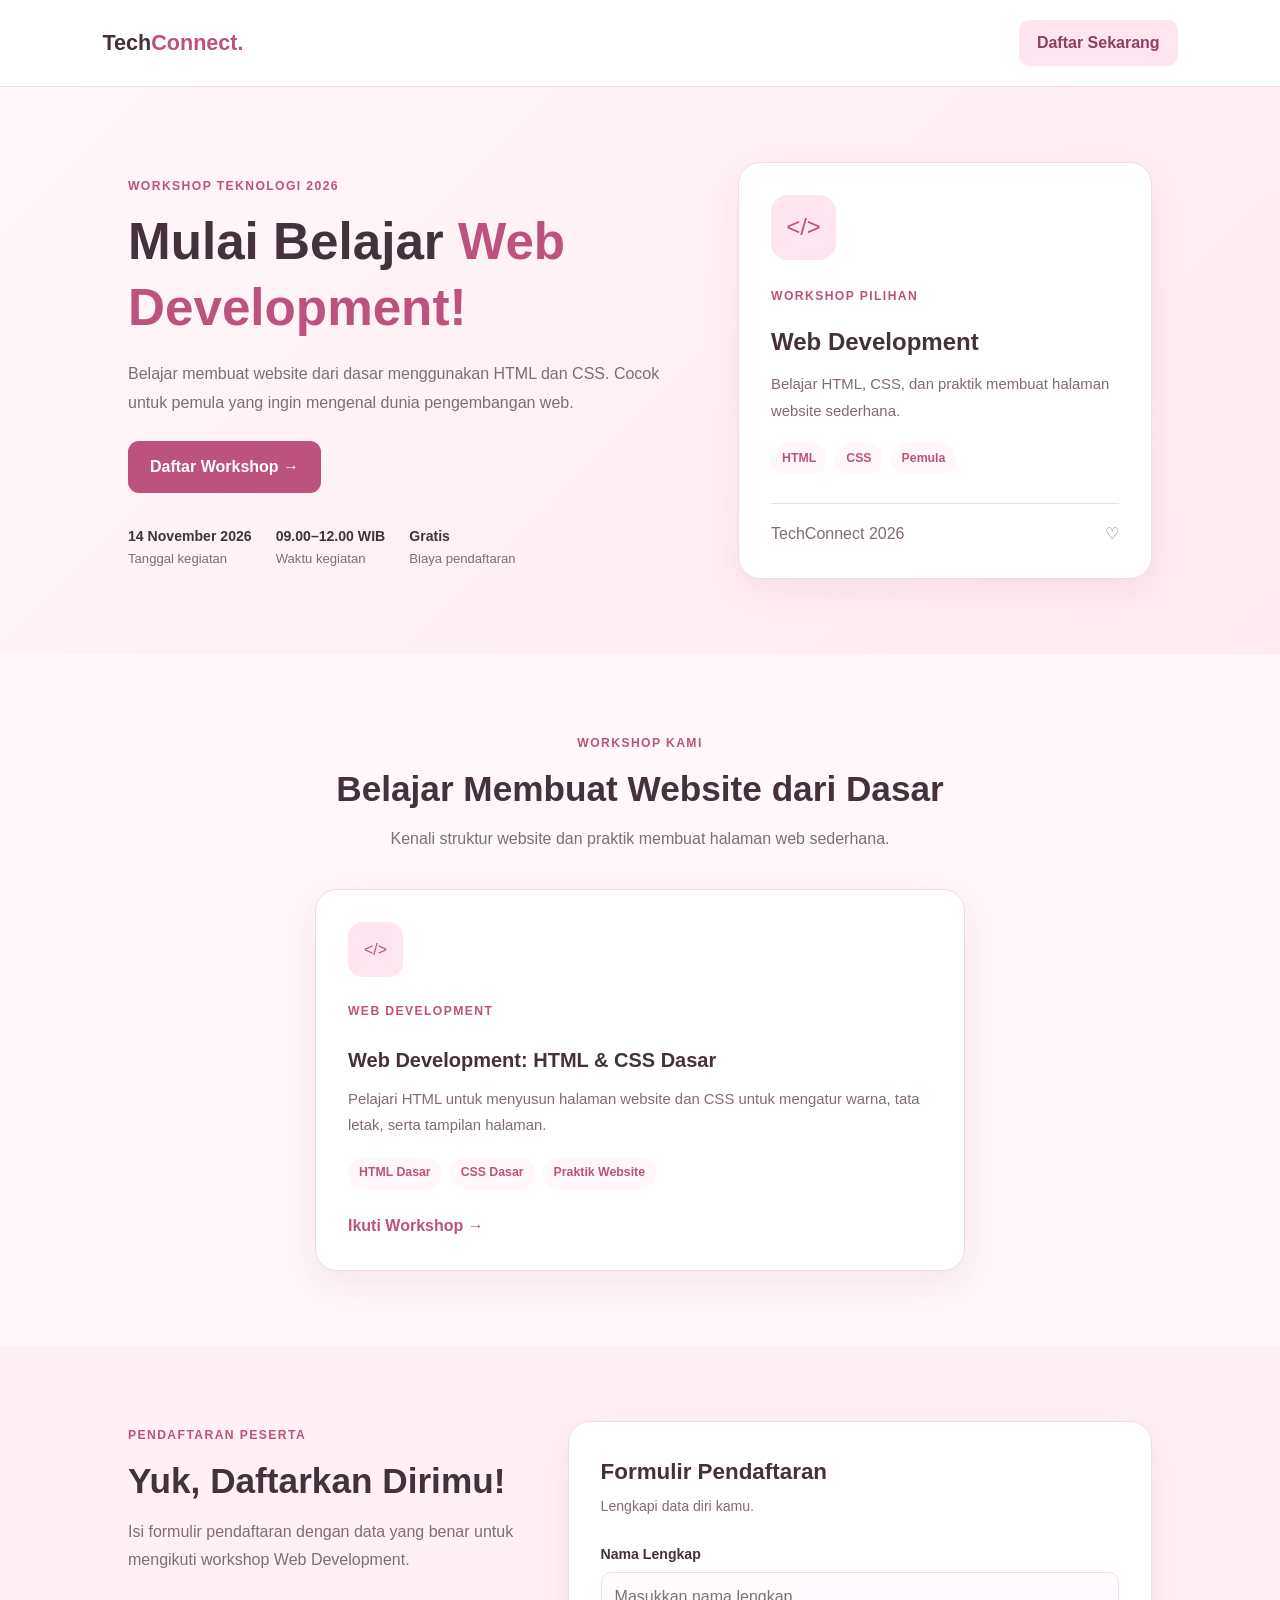
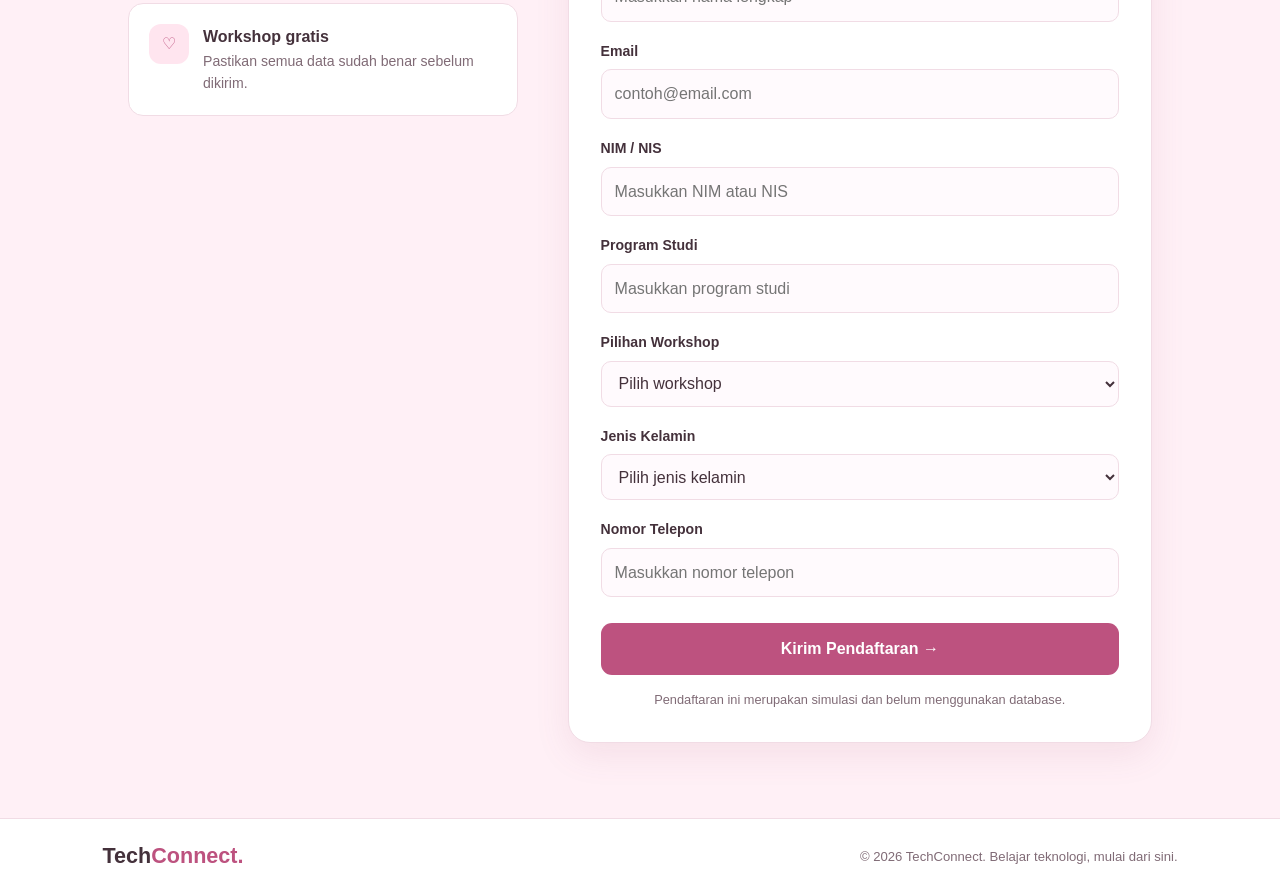
<file: index.html>
<!DOCTYPE html>
<html lang="id">
<head>
    <meta charset="UTF-8">
    <meta name="viewport" content="width=device-width, initial-scale=1.0">
    <title>TechConnect 2026 | Workshop Teknologi</title>
    <link rel="stylesheet" href="style.css">
</head>
<body>
    <header class="navbar">
        <a href="index.html" class="logo">Tech<span>Connect.</span></a>
        <a href="#daftar" class="nav-button">Daftar Sekarang</a>
    </header>

    <main>
        <section class="hero">
            <div class="hero-content">
                <span class="eyebrow">WORKSHOP TEKNOLOGI 2026</span>
                <h1>Mulai Belajar <span>Web Development!</span></h1>
                <p>
                    Belajar membuat website dari dasar menggunakan HTML dan CSS.
                    Cocok untuk pemula yang ingin mengenal dunia pengembangan web.
                </p>
                <a href="#daftar" class="primary-button">Daftar Workshop →</a>

                <div class="hero-info">
                    <div>
                        <strong>14 November 2026</strong>
                        <span>Tanggal kegiatan</span>
                    </div>
                    <div>
                        <strong>09.00–12.00 WIB</strong>
                        <span>Waktu kegiatan</span>
                    </div>
                    <div>
                        <strong>Gratis</strong>
                        <span>Biaya pendaftaran</span>
                    </div>
                </div>
            </div>

            <div class="hero-card">
                <div class="code-icon">&lt;/&gt;</div>
                <span class="eyebrow">WORKSHOP PILIHAN</span>
                <h2>Web Development</h2>
                <p>Belajar HTML, CSS, dan praktik membuat halaman website sederhana.</p>
                <div class="tags">
                    <span>HTML</span>
                    <span>CSS</span>
                    <span>Pemula</span>
                </div>
                <div class="card-footer">TechConnect 2026 <span>♡</span></div>
            </div>
        </section>

        <section class="workshop-section">
            <div class="section-heading">
                <span class="eyebrow">WORKSHOP KAMI</span>
                <h2>Belajar Membuat Website dari Dasar</h2>
                <p>Kenali struktur website dan praktik membuat halaman web sederhana.</p>
            </div>

            <article class="workshop-card">
                <div class="workshop-icon">&lt;/&gt;</div>
                <span class="eyebrow">WEB DEVELOPMENT</span>
                <h3>Web Development: HTML & CSS Dasar</h3>
                <p>
                    Pelajari HTML untuk menyusun halaman website dan CSS untuk
                    mengatur warna, tata letak, serta tampilan halaman.
                </p>
                <div class="tags">
                    <span>HTML Dasar</span>
                    <span>CSS Dasar</span>
                    <span>Praktik Website</span>
                </div>
                <a href="#daftar" class="text-link">Ikuti Workshop →</a>
            </article>
        </section>

        <section class="registration-section" id="daftar">
            <div class="registration-info">
                <span class="eyebrow">PENDAFTARAN PESERTA</span>
                <h2>Yuk, Daftarkan Dirimu!</h2>
                <p>
                    Isi formulir pendaftaran dengan data yang benar untuk
                    mengikuti workshop Web Development.
                </p>

                <div class="note">
                    <span class="note-icon">♡</span>
                    <div>
                        <strong>Workshop gratis</strong>
                        <p>Pastikan semua data sudah benar sebelum dikirim.</p>
                    </div>
                </div>
            </div>

            <form class="registration-form" action="detail.html" method="GET">
                <h3>Formulir Pendaftaran</h3>
                <p class="form-description">Lengkapi data diri kamu.</p>

                <div class="form-group">
                    <label for="nama">Nama Lengkap</label>
                    <input type="text" id="nama" name="nama"
                           placeholder="Masukkan nama lengkap" required>
                </div>

                <div class="form-group">
                    <label for="email">Email</label>
                    <input type="email" id="email" name="email"
                           placeholder="contoh@email.com" required>
                </div>

                <div class="form-group">
                    <label for="nim">NIM / NIS</label>
                    <input type="text" id="nim" name="nim"
                           placeholder="Masukkan NIM atau NIS" required>
                </div>

                <div class="form-group">
                    <label for="prodi">Program Studi</label>
                    <input type="text" id="prodi" name="prodi"
                           placeholder="Masukkan program studi" required>
                </div>

                <div class="form-group">
                    <label for="program">Pilihan Workshop</label>
                    <select id="program" name="program" required>
                        <option value="">Pilih workshop</option>
                        <option value="Web Development — HTML & CSS Dasar">
                            Web Development — HTML & CSS Dasar
                        </option>
                    </select>
                </div>

                <div class="form-group">
                    <label for="gender">Jenis Kelamin</label>
                    <select id="gender" name="gender" required>
                        <option value="">Pilih jenis kelamin</option>
                        <option value="Laki-laki">Laki-laki</option>
                        <option value="Perempuan">Perempuan</option>
                    </select>
                </div>

                <div class="form-group">
                    <label for="telepon">Nomor Telepon</label>
                    <input type="tel" id="telepon" name="telepon"
                           placeholder="Masukkan nomor telepon" required>
                </div>

                <button type="submit" class="submit-button">
                    Kirim Pendaftaran →
                </button>
                <p class="form-footer">
                    Pendaftaran ini merupakan simulasi dan belum menggunakan database.
                </p>
            </form>
        </section>
    </main>

    <footer class="footer">
        <a href="index.html" class="logo">Tech<span>Connect.</span></a>
        <p>© 2026 TechConnect. Belajar teknologi, mulai dari sini.</p>
    </footer>
</body>
</html>
</file>
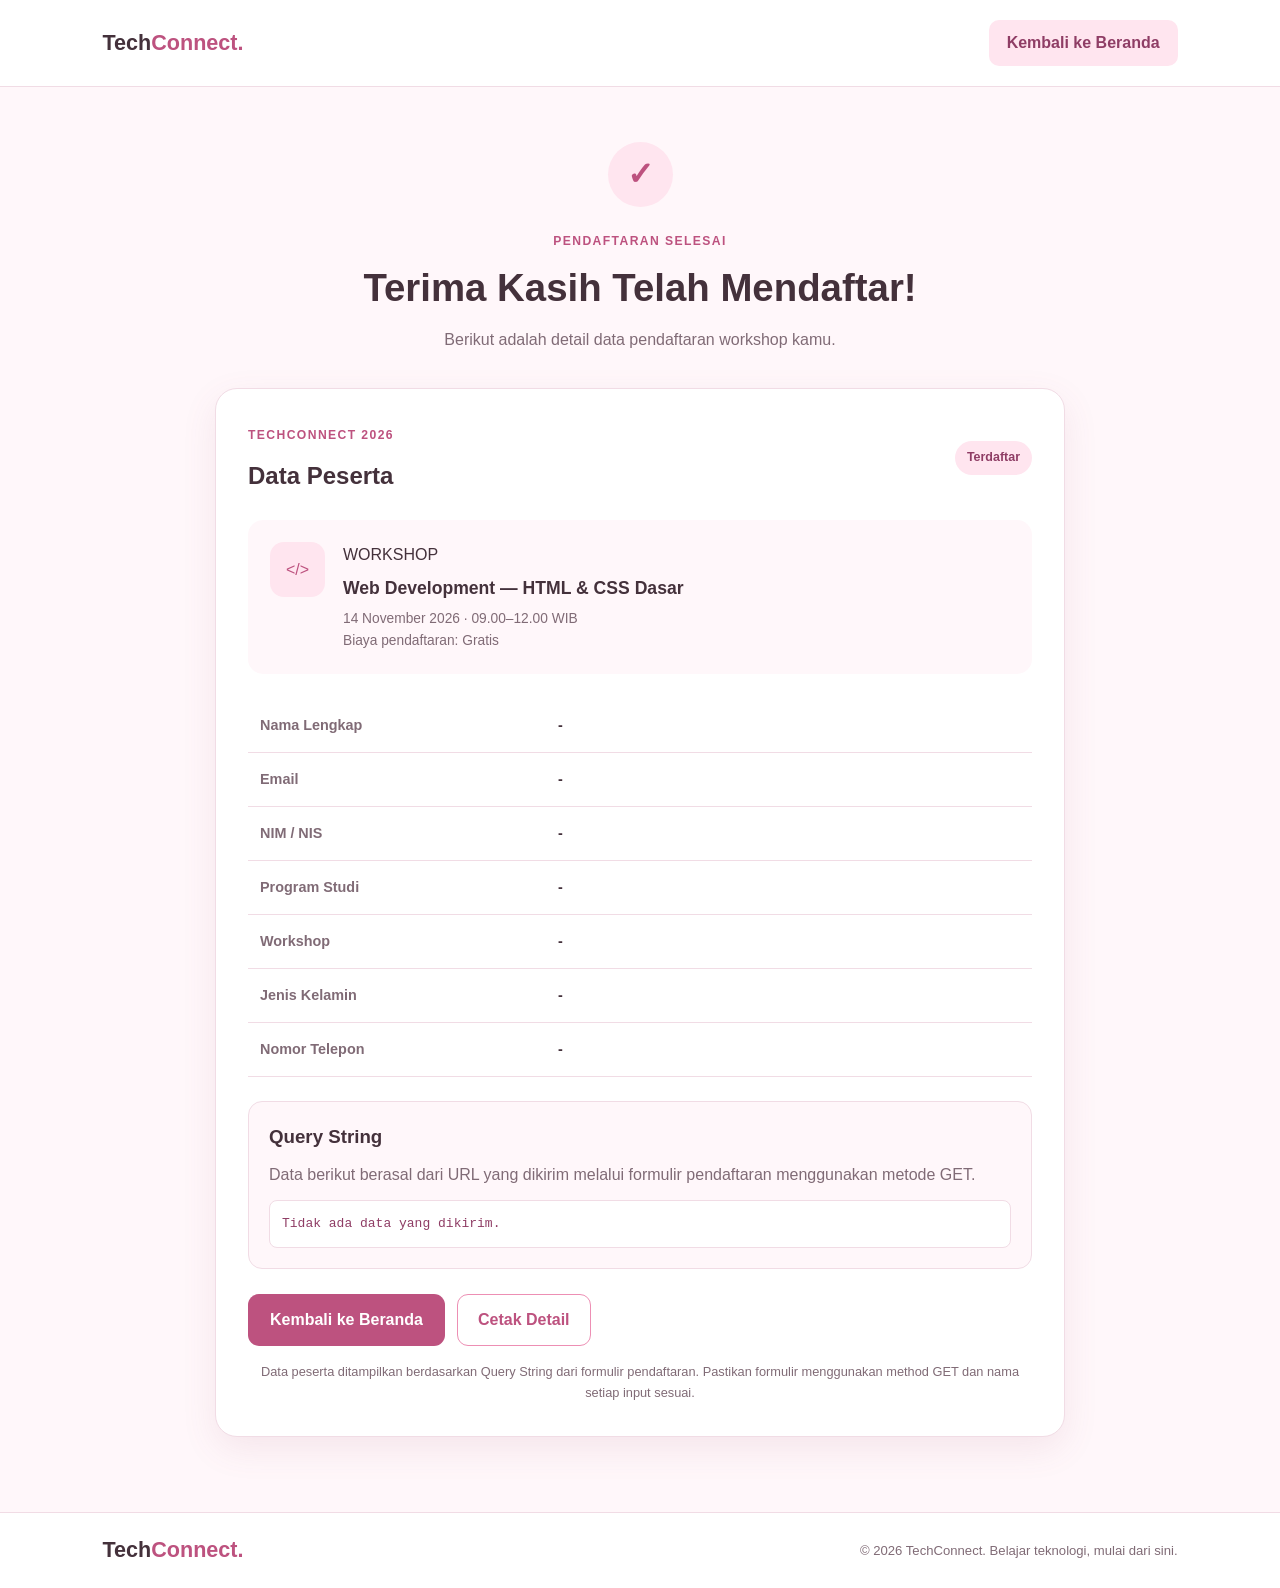
<file: detail.html>
<!DOCTYPE html>
<html lang="id">
<head>
    <meta charset="UTF-8">
    <meta name="viewport" content="width=device-width, initial-scale=1.0">
    <title>Detail Pendaftaran | TechConnect 2026</title>
    <link rel="stylesheet" href="style.css">
</head>
<body>
    <header class="navbar">
        <a href="index.html" class="logo">Tech<span>Connect.</span></a>
        <a href="index.html" class="nav-button">Kembali ke Beranda</a>
    </header>

    <main class="detail-page">
        <section class="success-banner">
            <div class="success-icon">✓</div>
            <span class="eyebrow">PENDAFTARAN SELESAI</span>
            <h1>Terima Kasih Telah Mendaftar!</h1>
            <p>Berikut adalah detail data pendaftaran workshop kamu.</p>
        </section>

        <section class="detail-card">
            <div class="detail-header">
                <div>
                    <span class="eyebrow">TECHCONNECT 2026</span>
                    <h2>Data Peserta</h2>
                </div>
                <span class="status-badge">Terdaftar</span>
            </div>

            <div class="event-summary">
                <div class="summary-icon">&lt;/&gt;</div>
                <div>
                    <span>WORKSHOP</span>
                    <h3>Web Development — HTML & CSS Dasar</h3>
                    <p>14 November 2026 · 09.00–12.00 WIB</p>
                    <p>Biaya pendaftaran: Gratis</p>
                </div>
            </div>

            <div class="table-wrapper">
                <table class="detail-table">
                    <tbody>
                        <tr>
                            <th>Nama Lengkap</th>
                            <td id="detail-nama">-</td>
                        </tr>
                        <tr>
                            <th>Email</th>
                            <td id="detail-email">-</td>
                        </tr>
                        <tr>
                            <th>NIM / NIS</th>
                            <td id="detail-nim">-</td>
                        </tr>
                        <tr>
                            <th>Program Studi</th>
                            <td id="detail-prodi">-</td>
                        </tr>
                        <tr>
                            <th>Workshop</th>
                            <td id="detail-program">-</td>
                        </tr>
                        <tr>
                            <th>Jenis Kelamin</th>
                            <td id="detail-gender">-</td>
                        </tr>
                        <tr>
                            <th>Nomor Telepon</th>
                            <td id="detail-telepon">-</td>
                        </tr>
                    </tbody>
                </table>
            </div>

            <div class="query-box">
                <h3>Query String</h3>
                <p>
                    Data berikut berasal dari URL yang dikirim
                    melalui formulir pendaftaran menggunakan metode GET.
                </p>
                <code id="query-string">-</code>
            </div>

            <div class="detail-actions">
                <a href="index.html" class="primary-button">Kembali ke Beranda</a>
                <button type="button" class="secondary-button"
                        onclick="window.print()">Cetak Detail</button>
            </div>

            <p class="detail-note">
                Data peserta ditampilkan berdasarkan Query String
                dari formulir pendaftaran. Pastikan formulir menggunakan
                method GET dan nama setiap input sesuai.
            </p>
        </section>
    </main>

    <footer class="footer">
        <a href="index.html" class="logo">Tech<span>Connect.</span></a>
        <p>© 2026 TechConnect. Belajar teknologi, mulai dari sini.</p>
    </footer>

    <script>
        const params = new URLSearchParams(window.location.search);

        const fields = [
            "nama",
            "email",
            "nim",
            "prodi",
            "program",
            "gender",
            "telepon"
        ];

        fields.forEach(function (field) {
            const element = document.getElementById("detail-" + field);
            const value = params.get(field);

            if (element) {
                element.textContent = value || "-";
            }
        });

        document.getElementById("query-string").textContent =
            window.location.search || "Tidak ada data yang dikirim.";
    </script>
</body>
</html>
</file>
<file: style.css>
:root {
    --pink-light: #fff7fa;
    --pink-soft: #ffe5ef;
    --pink-main: #ed8fb4;
    --pink-dark: #bd527f;
    --pink-deep: #8f3d65;
    --text: #44313b;
    --text-soft: #806b76;
    --white: #fff;
    --border: #f1dce5;
    --shadow: 0 12px 35px rgba(153, 77, 111, .10);
}

* {
    margin: 0;
    padding: 0;
    box-sizing: border-box;
}

html {
    scroll-behavior: smooth;
    scroll-padding-top: 25px;
}

body {
    font-family: Arial, sans-serif;
    color: var(--text);
    background: var(--pink-light);
    line-height: 1.6;
}

a {
    color: inherit;
    text-decoration: none;
}

button, input, select {
    font: inherit;
}

.navbar, .footer {
    display: flex;
    align-items: center;
    justify-content: space-between;
    gap: 20px;
    padding: 20px 8%;
    background: var(--white);
    border-bottom: 1px solid var(--border);
}

.logo {
    font-size: 1.35rem;
    font-weight: 800;
}

.logo span, .hero h1 span {
    color: var(--pink-dark);
}

.nav-button {
    padding: 10px 18px;
    border-radius: 10px;
    background: var(--pink-soft);
    color: var(--pink-deep);
    font-weight: 700;
}

.nav-button:hover {
    background: #fbd2e2;
}

.hero {
    display: grid;
    grid-template-columns: 1.15fr .85fr;
    align-items: center;
    gap: 50px;
    padding: 75px 10%;
    background: linear-gradient(135deg, #fff7fa, #ffeaf2);
}

.hero h1, .section-heading h2,
.registration-info h2, .success-banner h1 {
    line-height: 1.3;
    font-weight: 800;
}

.hero h1 {
    margin-bottom: 18px;
    font-size: clamp(2rem, 4vw, 3.2rem);
}

.hero-content > p, .section-heading p,
.registration-info > p {
    color: var(--text-soft);
    line-height: 1.8;
}

.eyebrow {
    display: inline-block;
    margin-bottom: 12px;
    color: var(--pink-dark);
    font-size: .76rem;
    font-weight: 800;
    letter-spacing: 1.4px;
}

.primary-button, .submit-button {
    display: inline-flex;
    justify-content: center;
    align-items: center;
    margin-top: 24px;
    padding: 13px 22px;
    border: none;
    border-radius: 11px;
    background: var(--pink-dark);
    color: var(--white);
    font-weight: 700;
    cursor: pointer;
    transition: .2s;
}

.primary-button:hover, .submit-button:hover {
    background: var(--pink-deep);
    transform: translateY(-2px);
}

.hero-info {
    display: flex;
    flex-wrap: wrap;
    gap: 24px;
    margin-top: 32px;
}

.hero-info div {
    display: flex;
    flex-direction: column;
}

.hero-info strong {
    font-size: .88rem;
}

.hero-info span, .footer p {
    color: var(--text-soft);
    font-size: .82rem;
}

.hero-card, .registration-form,
.detail-card, .workshop-card {
    padding: 32px;
    border: 1px solid var(--border);
    border-radius: 22px;
    background: var(--white);
    box-shadow: var(--shadow);
}

.code-icon, .workshop-icon, .summary-icon,
.note-icon, .success-icon {
    display: flex;
    align-items: center;
    justify-content: center;
    background: var(--pink-soft);
    color: var(--pink-dark);
}

.code-icon {
    width: 65px;
    height: 65px;
    margin-bottom: 22px;
    border-radius: 17px;
    font-size: 1.5rem;
}

.hero-card h2 {
    margin: 5px 0 10px;
}

.hero-card > p, .workshop-card > p {
    color: var(--text-soft);
    font-size: .93rem;
    line-height: 1.8;
}

.tags {
    display: flex;
    flex-wrap: wrap;
    gap: 8px;
    margin-top: 18px;
}

.tags span {
    padding: 6px 11px;
    border-radius: 20px;
    background: var(--pink-light);
    color: var(--pink-dark);
    font-size: .77rem;
    font-weight: 700;
}

.card-footer {
    display: flex;
    justify-content: space-between;
    margin-top: 28px;
    padding-top: 17px;
    border-top: 1px solid var(--border);
    color: var(--text-soft);
}

.workshop-section {
    padding: 75px 10%;
}

.section-heading {
    max-width: 650px;
    margin: 0 auto 35px;
    text-align: center;
}

.section-heading h2, .registration-info h2 {
    margin-bottom: 14px;
    font-size: clamp(1.6rem, 3vw, 2.2rem);
}

.workshop-card {
    max-width: 650px;
    margin: 0 auto;
    transition: .2s;
}

.workshop-card:hover {
    transform: translateY(-4px);
}

.workshop-icon {
    width: 55px;
    height: 55px;
    margin-bottom: 20px;
    border-radius: 15px;
}

.workshop-card h3 {
    margin: 10px 0;
    font-size: 1.25rem;
}

.text-link {
    display: inline-block;
    margin-top: 24px;
    color: var(--pink-dark);
    font-weight: 800;
}

.registration-section {
    display: grid;
    grid-template-columns: .8fr 1.2fr;
    align-items: start;
    gap: 50px;
    padding: 75px 10%;
    background: #fff0f6;
}

.note {
    display: flex;
    gap: 14px;
    margin-top: 28px;
    padding: 20px;
    border: 1px solid var(--border);
    border-radius: 15px;
    background: var(--white);
}

.note-icon {
    min-width: 40px;
    height: 40px;
    border-radius: 12px;
}

.note p, .form-description {
    color: var(--text-soft);
    font-size: .88rem;
}

.registration-form h3 {
    font-size: 1.4rem;
}

.form-description {
    margin: 5px 0 25px;
}

.form-group {
    margin-bottom: 18px;
}

.form-group label {
    display: block;
    margin-bottom: 7px;
    font-size: .88rem;
    font-weight: 700;
}

.form-group input, .form-group select {
    width: 100%;
    min-height: 46px;
    padding: 11px 13px;
    border: 1px solid var(--border);
    border-radius: 10px;
    outline: none;
    background: #fffafd;
    color: var(--text);
}

.form-group input:focus, .form-group select:focus {
    border-color: var(--pink-main);
    box-shadow: 0 0 0 3px rgba(237, 143, 180, .15);
}

.submit-button {
    width: 100%;
    margin-top: 8px;
}

.form-footer, .detail-note {
    margin-top: 15px;
    color: var(--text-soft);
    font-size: .8rem;
    text-align: center;
}

.footer {
    border-top: 1px solid var(--border);
    border-bottom: none;
}

.detail-page {
    min-height: 75vh;
    padding: 55px 10% 75px;
}

.success-banner {
    max-width: 700px;
    margin: 0 auto 35px;
    text-align: center;
}

.success-icon {
    width: 65px;
    height: 65px;
    margin: 0 auto 20px;
    border-radius: 50%;
    font-size: 2rem;
    font-weight: 800;
}

.success-banner h1 {
    margin-bottom: 14px;
    font-size: clamp(1.7rem, 3vw, 2.4rem);
}

.success-banner p {
    color: var(--text-soft);
}

.detail-card {
    max-width: 850px;
    margin: 0 auto;
}

.detail-header {
    display: flex;
    justify-content: space-between;
    align-items: center;
    gap: 15px;
    margin-bottom: 25px;
}

.detail-header h2 {
    font-size: 1.5rem;
}

.status-badge {
    padding: 7px 12px;
    border-radius: 20px;
    background: var(--pink-soft);
    color: var(--pink-deep);
    font-size: .78rem;
    font-weight: 800;
}

.event-summary {
    display: flex;
    gap: 18px;
    margin-bottom: 25px;
    padding: 22px;
    border-radius: 15px;
    background: var(--pink-light);
}

.summary-icon {
    min-width: 55px;
    height: 55px;
    border-radius: 14px;
}

.event-summary h3 {
    margin: 6px 0;
    font-size: 1.1rem;
}

.event-summary p {
    color: var(--text-soft);
    font-size: .86rem;
}

.table-wrapper {
    overflow-x: auto;
}

.detail-table {
    width: 100%;
    border-collapse: collapse;
    text-align: left;
}

.detail-table th, .detail-table td {
    padding: 15px 12px;
    border-bottom: 1px solid var(--border);
    font-size: .9rem;
    overflow-wrap: anywhere;
}

.detail-table th {
    width: 38%;
    color: var(--text-soft);
    font-weight: 600;
}

.detail-table td {
    font-weight: 700;
}

/* Query String */
.query-box {
    margin-top: 24px;
    padding: 20px;
    background: var(--pink-light);
    border: 1px solid var(--border);
    border-radius: 14px;
    overflow-wrap: anywhere;
}

.query-box h3 {
    margin-bottom: 10px;
}

.query-box p {
    margin-bottom: 12px;
    color: var(--text-soft);
    line-height: 1.6;
}

.query-box code {
    display: block;
    padding: 12px;
    background: var(--white);
    border: 1px solid var(--border);
    border-radius: 8px;
    color: var(--pink-deep);
    font-size: 13px;
    line-height: 1.7;
    overflow-wrap: anywhere;
}

.detail-actions {
    display: flex;
    flex-wrap: wrap;
    gap: 12px;
    margin-top: 25px;
}

.detail-actions .primary-button {
    margin-top: 0;
}

.secondary-button {
    padding: 12px 20px;
    border: 1px solid var(--pink-main);
    border-radius: 11px;
    background: var(--white);
    color: var(--pink-dark);
    font-weight: 700;
    cursor: pointer;
}

.secondary-button:hover {
    background: var(--pink-light);
}

.detail-note {
    line-height: 1.7;
}

@media (max-width: 850px) {
    .hero, .registration-section {
        grid-template-columns: 1fr;
        gap: 35px;
    }

    .hero, .workshop-section, .registration-section {
        padding: 55px 7%;
    }
}

@media (max-width: 600px) {
    .navbar, .footer {
        padding: 15px 5%;
    }

    .logo {
        font-size: 1.1rem;
    }

    .nav-button {
        padding: 9px 12px;
        font-size: .8rem;
    }

    .hero, .workshop-section, .registration-section {
        padding: 42px 6%;
    }

    .hero-info {
        gap: 18px;
    }

    .hero-info div {
        min-width: 40%;
    }

    .hero-card, .workshop-card,
    .registration-form, .detail-card {
        padding: 23px;
    }

    .footer {
        flex-direction: column;
        text-align: center;
    }

    .detail-page {
        padding: 40px 5%;
    }

    .event-summary {
        gap: 12px;
        padding: 16px;
    }

    .detail-header {
        align-items: flex-start;
    }

    .detail-table th, .detail-table td {
        padding: 12px 8px;
        font-size: .82rem;
    }

    .detail-actions {
        flex-direction: column;
    }

    .detail-actions .primary-button,
    .secondary-button {
        width: 100%;
        text-align: center;
    }
}

@media print {
    body {
        background: white;
    }

    .navbar, .footer, .detail-actions {
        display: none;
    }

    .detail-page {
        padding: 10px;
    }

    .detail-card {
        box-shadow: none;
    }
}
</file>
